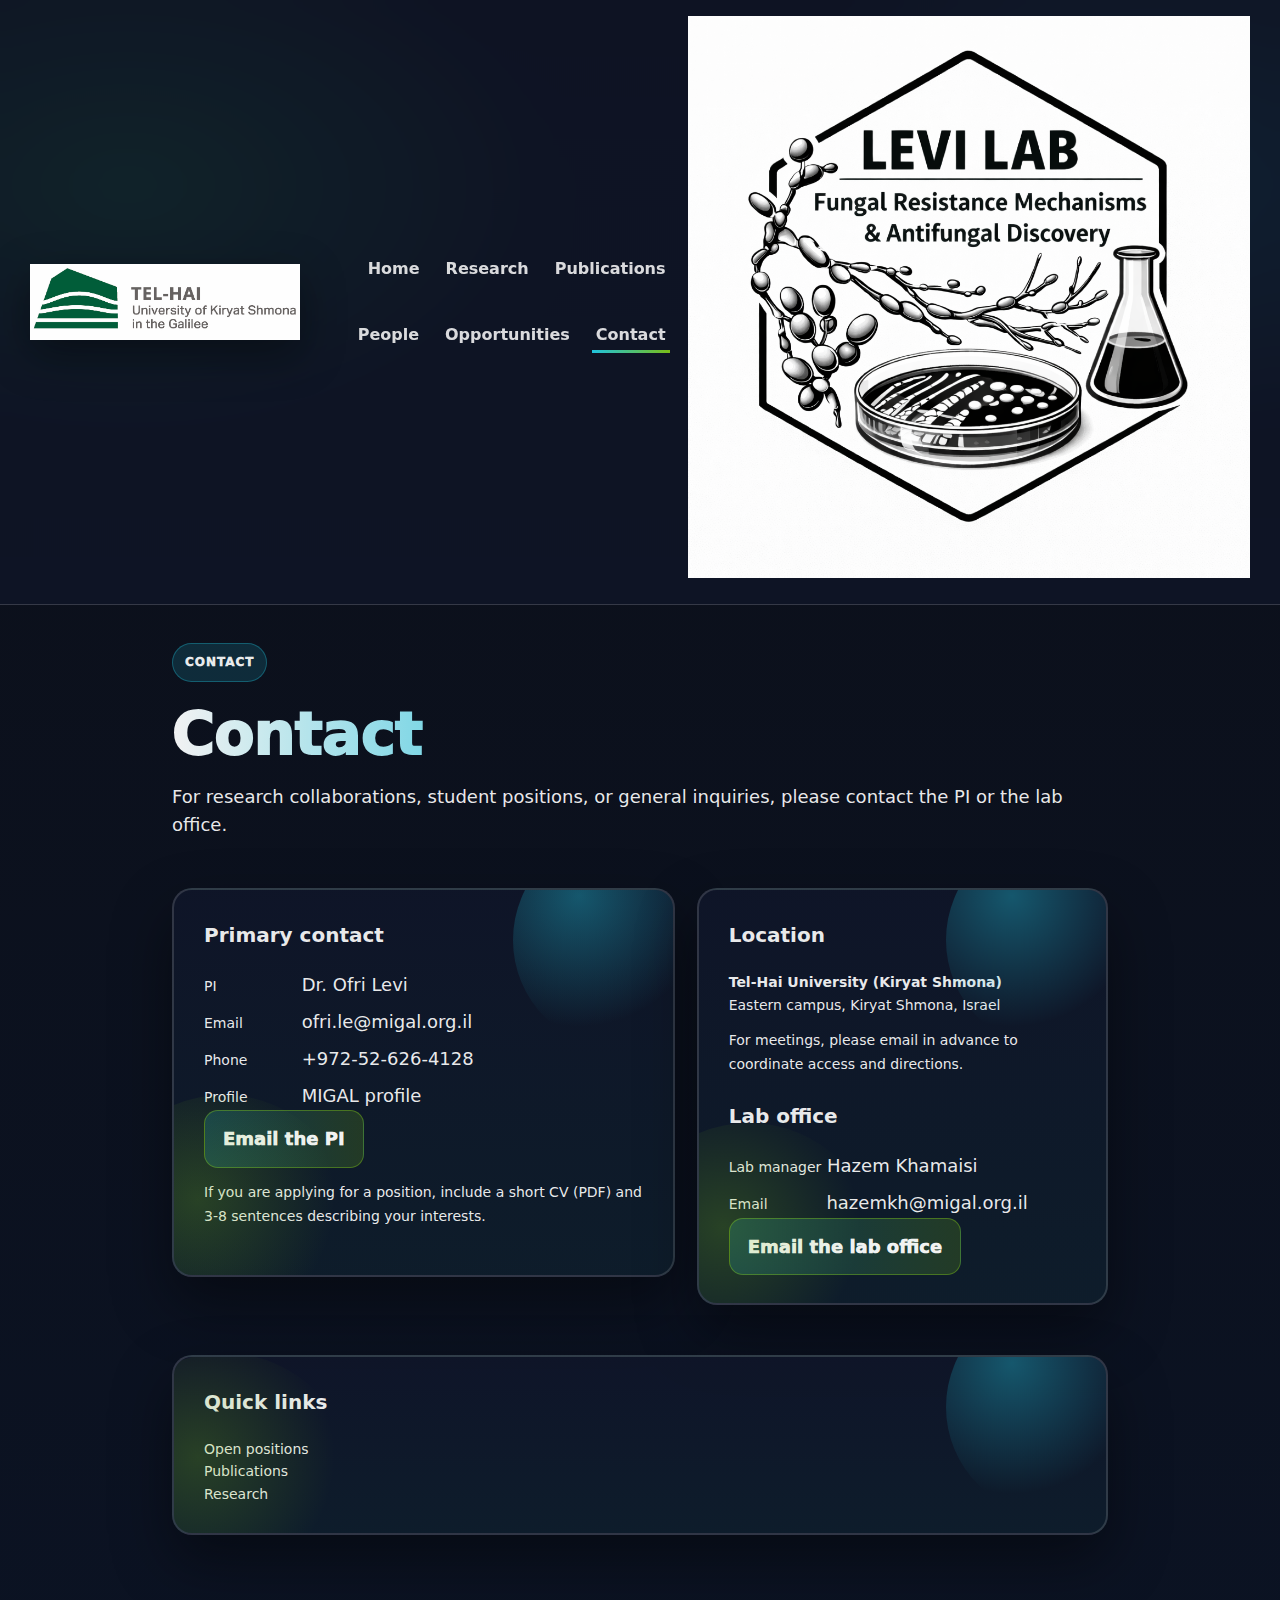
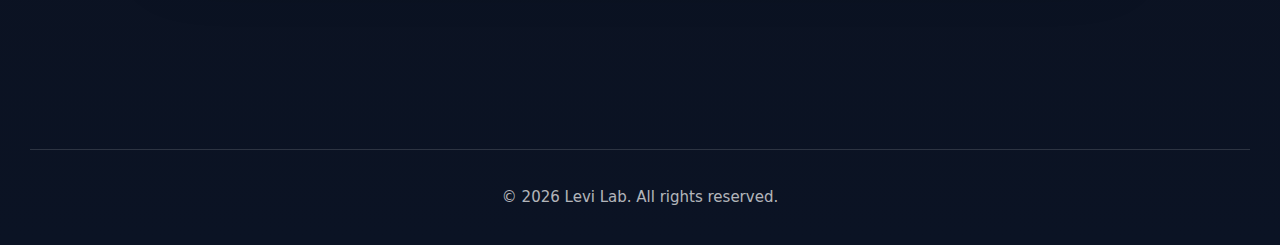
<file: contact.html>
<!doctype html>
<html lang="en">
<head>
  <meta charset="utf-8" />
  <meta name="viewport" content="width=device-width, initial-scale=1" />
  <title>Contact | Levi Lab</title>
  <meta name="description" content="Contact the Levi Lab (Tel-Hai University, Kiryat Shmona)." />
  <link rel="stylesheet" href="style.css" />
  <script defer src="site.js"></script>

  <style>
    .wrap {
      max-width: 980px;
      margin: 0 auto;
      padding: 38px 22px 80px;
    }

    .lead {
      margin-bottom: 24px;
      max-width: 90ch;
      line-height: 1.6;
      color: var(--text-main);
    }

    .grid {
      display: grid;
      grid-template-columns: 1.1fr .9fr;
      gap: 22px;
      align-items: start;
      margin-top: 10px;
    }

    @media(max-width: 860px) {
      .grid {
        grid-template-columns: 1fr;
      }
    }

    .card h2 {
      font-size: 20px;
      border-bottom: 2px solid var(--green-light);
      padding-bottom: 6px;
      margin-top: 0;
      margin-bottom: 12px;
    }

    .row {
      margin-top: 8px;
      line-height: 1.6;
      color: var(--text-main);
    }

    .row .label {
      display: inline-block;
      min-width: 92px;
      color: var(--text-muted);
      font-size: 14px;
    }

    .mini {
      font-size: 14px;
      color: var(--text-main);
      line-height: 1.6;
    }

    .muted {
      color: var(--text-muted);
      font-size: 14px;
      margin-top: 12px;
    }
  </style>
</head>

<body>
<header class="site-header">
  <div class="container header-inner">
    <a class="brand" href="index.html" aria-label="Levi Lab home">
      <img
        class="brand-logo-telhai"
        src="assets/THU Logo.png"
        alt="Tel-Hai University logo"
      />
    </a>

    <nav class="nav" aria-label="Primary navigation">
      <a href="index.html">Home</a>
      <a href="research.html">Research</a>
      <a href="publications.html">Publications</a>
      <a href="people.html">People</a>
      <a href="opportunities.html">Opportunities</a>
      <a class="active" href="contact.html">Contact</a>
    </nav>

    <a class="lab-badge" href="index.html" aria-label="Levi Lab home">
      <img
        class="lab-logo"
        src="assets/Levi%20Lab%20logo.png"
        alt="Levi Lab logo"
      />
    </a>
  </div>
</header>

  <main class="wrap">
    <span class="badge">Contact</span>
    <h1>Contact</h1>

    <p class="lead">
      For research collaborations, student positions, or general inquiries, please contact the PI or the lab office.
    </p>

    <div class="grid">
      <section class="card">
        <h2>Primary contact</h2>

        <div class="row"><span class="label">PI</span> Dr. Ofri Levi</div>
        <div class="row"><span class="label">Email</span> <a href="mailto:ofri.le@migal.org.il">ofri.le@migal.org.il</a></div>
        <div class="row"><span class="label">Phone</span> <a href="tel:+972526264128">+972-52-626-4128</a></div>
        <div class="row"><span class="label">Profile</span> <a href="https://www.migal.org.il/en/dr-ofri-levi" target="_blank" rel="noopener">MIGAL profile</a></div>

        <a class="btn" href="mailto:ofri.le@migal.org.il?subject=Levi%20Lab%20inquiry">Email the PI</a>

        <p class="muted">
          If you are applying for a position, include a short CV (PDF) and 3-8 sentences describing your interests.
        </p>
      </section>

      <section class="card">
        <h2>Location</h2>
        <div class="mini">
          <strong>Tel-Hai University (Kiryat Shmona)</strong><br/>
          Eastern campus, Kiryat Shmona, Israel
        </div>

        <p class="muted">
          For meetings, please email in advance to coordinate access and directions.
        </p>

        <h2 style="margin-top: 22px;">Lab office</h2>
        <div class="row"><span class="label">Lab manager</span> Hazem Khamaisi</div>
        <div class="row"><span class="label">Email</span> <a href="mailto:hazemkh@migal.org.il">hazemkh@migal.org.il</a></div>

        <a class="btn" href="mailto:hazemkh@migal.org.il?subject=Levi%20Lab%20administrative%20inquiry">Email the lab office</a>
      </section>
    </div>


    <section class="card" style="margin-top: 26px;">
      <h2>Quick links</h2>
      <div class="mini">
        <a href="opportunities.html">Open positions</a><br/>
        <a href="publications.html">Publications</a><br/>
        <a href="research.html">Research</a>
      </div>
    </section>

  </main>


  <footer class="site-footer">
    <div class="container footer-inner">
      <div>© <span id="year"></span> Levi Lab. All rights reserved.</div>
    </div>
  </footer>

  <script>
    document.getElementById('year').textContent = new Date().getFullYear();
  </script>
</body>
</html>
</file>
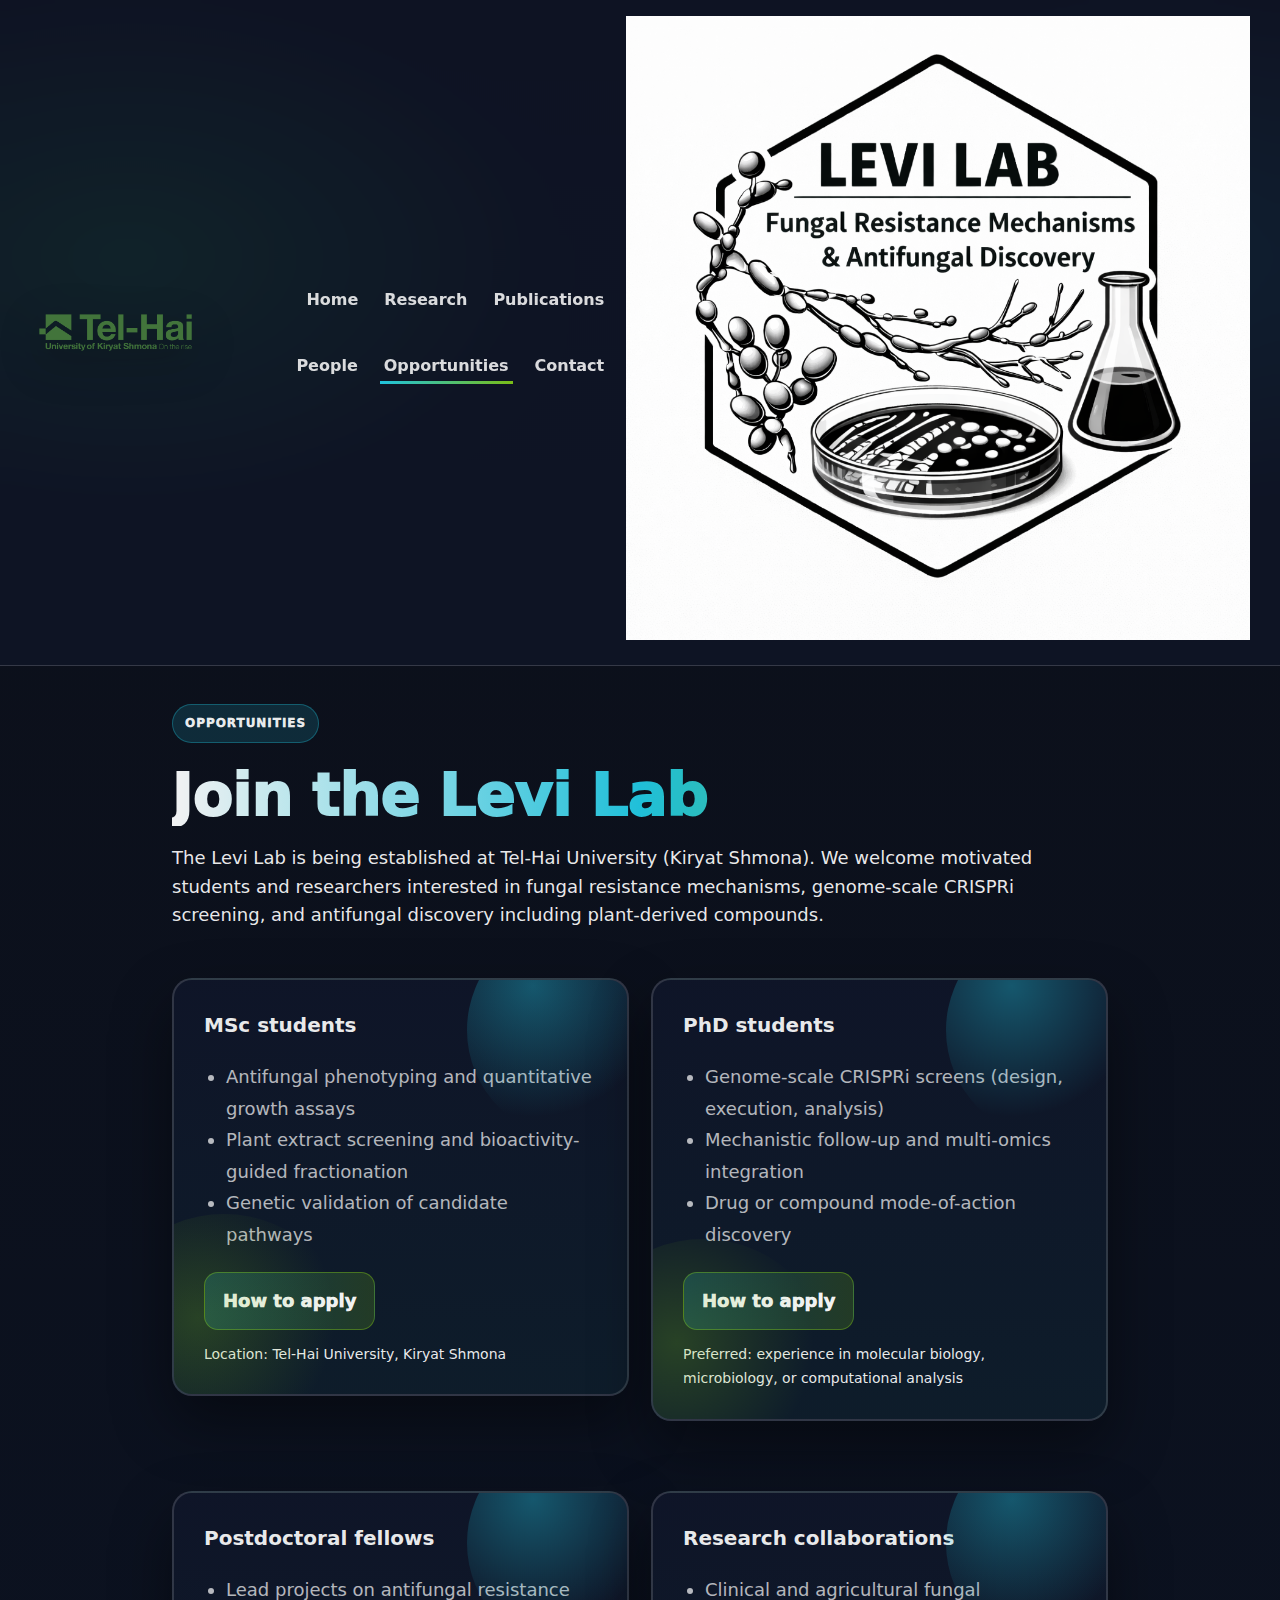
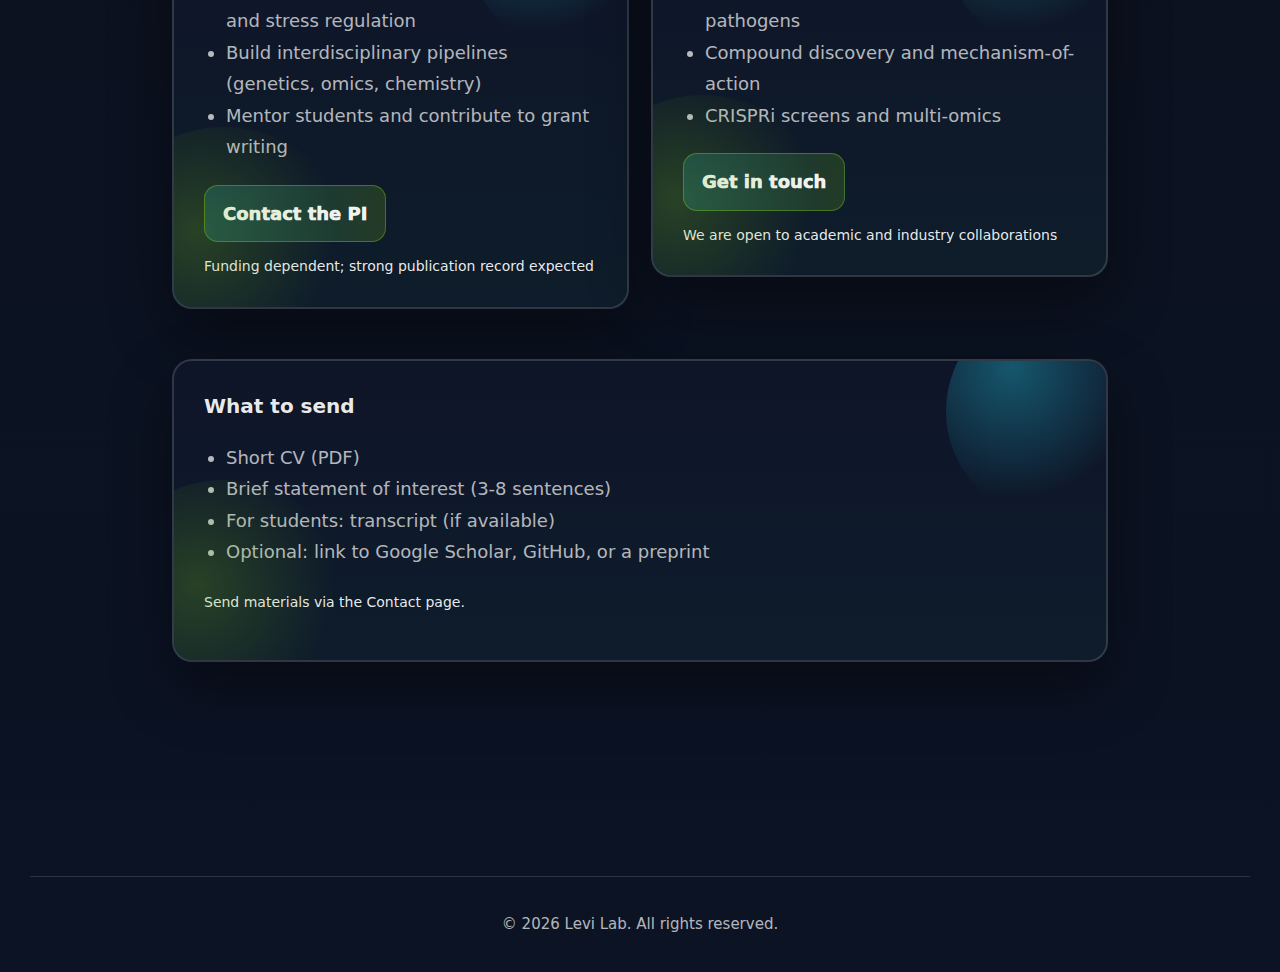
<file: opportunities.html>
<!doctype html>
<html lang="en">
<head>
  <meta charset="utf-8" />
  <meta name="viewport" content="width=device-width, initial-scale=1" />
  <title>Opportunities | Levi Lab</title>
  <meta name="description" content="Open positions and opportunities in the Levi Lab." />
  <link rel="stylesheet" href="style.css" />
  <script defer src="site.js"></script>

  <style>
    .wrap {
      max-width: 980px;
      margin: 0 auto;
      padding: 38px 22px 80px;
    }

    .lead {
      margin-bottom: 24px;
      color: var(--text-main);
      max-width: 90ch;
      line-height: 1.6;
    }

    .grid {
      display: grid;
      grid-template-columns: 1fr 1fr;
      gap: 22px;
      align-items: start;
      margin-top: 10px;
    }

    @media(max-width: 820px) {
      .grid {
        grid-template-columns: 1fr;
      }
    }

    .card h2 {
      font-size: 20px;
      border-bottom: 2px solid var(--green-light);
      padding-bottom: 6px;
      margin-top: 0;
      margin-bottom: 12px;
    }

    .muted {
      color: var(--text-muted);
      font-size: 14px;
      margin-top: 12px;
    }
  </style>
</head>

<body>
<header class="site-header">
  <div class="container header-inner">
    <!-- Left: Tel-Hai logo -->
    <a class="brand" href="index.html" aria-label="Levi Lab home">
      <img
        class="brand-logo-telhai"
        src="assets/telhai-logo.jpg.png"
        alt="Tel-Hai University logo"
      />
    </a>

    <!-- Middle: Navigation -->
    <nav class="nav" aria-label="Primary navigation">
      <a href="index.html">Home</a>
      <a href="research.html">Research</a>
      <a href="publications.html">Publications</a>
      <a href="people.html">People</a>
      <a href="opportunities.html">Opportunities</a>
      <a href="contact.html">Contact</a>
    </nav>

    <!-- Right: Levi Lab logo (right of Contact) -->
    <a class="lab-badge" href="index.html" aria-label="Levi Lab home">
      <img
        class="lab-logo"
        src="assets/Levi%20Lab%20logo.png"
        alt="Levi Lab logo"
      />
    </a>
  </div>
</header>

  <main class="wrap">
    <span class="badge">Opportunities</span>
    <h1>Join the Levi Lab</h1>

    <p class="lead">
      The Levi Lab is being established at Tel-Hai University (Kiryat Shmona). We welcome motivated students and
      researchers interested in fungal resistance mechanisms, genome-scale CRISPRi screening, and antifungal
      discovery including plant-derived compounds.
    </p>

    <div class="grid">
      <section class="card">
        <h2>MSc students</h2>
        <ul>
          <li>Antifungal phenotyping and quantitative growth assays</li>
          <li>Plant extract screening and bioactivity-guided fractionation</li>
          <li>Genetic validation of candidate pathways</li>
        </ul>
        <a class="btn" href="contact.html">How to apply</a>
        <div class="muted">Location: Tel-Hai University, Kiryat Shmona</div>
      </section>

      <section class="card">
        <h2>PhD students</h2>
        <ul>
          <li>Genome-scale CRISPRi screens (design, execution, analysis)</li>
          <li>Mechanistic follow-up and multi-omics integration</li>
          <li>Drug or compound mode-of-action discovery</li>
        </ul>
        <a class="btn" href="contact.html">How to apply</a>
        <div class="muted">Preferred: experience in molecular biology, microbiology, or computational analysis</div>
      </section>

      <section class="card">
        <h2>Postdoctoral fellows</h2>
        <ul>
          <li>Lead projects on antifungal resistance and stress regulation</li>
          <li>Build interdisciplinary pipelines (genetics, omics, chemistry)</li>
          <li>Mentor students and contribute to grant writing</li>
        </ul>
        <a class="btn" href="contact.html">Contact the PI</a>
        <div class="muted">Funding dependent; strong publication record expected</div>
      </section>

      <section class="card">
        <h2>Research collaborations</h2>
        <ul>
          <li>Clinical and agricultural fungal pathogens</li>
          <li>Compound discovery and mechanism-of-action</li>
          <li>CRISPRi screens and multi-omics</li>
        </ul>
        <a class="btn" href="contact.html">Get in touch</a>
        <div class="muted">We are open to academic and industry collaborations</div>
      </section>
    </div>


    <section class="card" style="margin-top: 26px;">
      <h2>What to send</h2>
      <ul>
        <li>Short CV (PDF)</li>
        <li>Brief statement of interest (3-8 sentences)</li>
        <li>For students: transcript (if available)</li>
        <li>Optional: link to Google Scholar, GitHub, or a preprint</li>
      </ul>
      <p class="muted">Send materials via the Contact page.</p>
    </section>

  </main>


  <footer class="site-footer">
    <div class="container footer-inner">
      <div>© <span id="year"></span> Levi Lab. All rights reserved.</div>
    </div>
  </footer>

  <script>
    document.getElementById('year').textContent = new Date().getFullYear();
  </script>
</body>
</html>
</file>
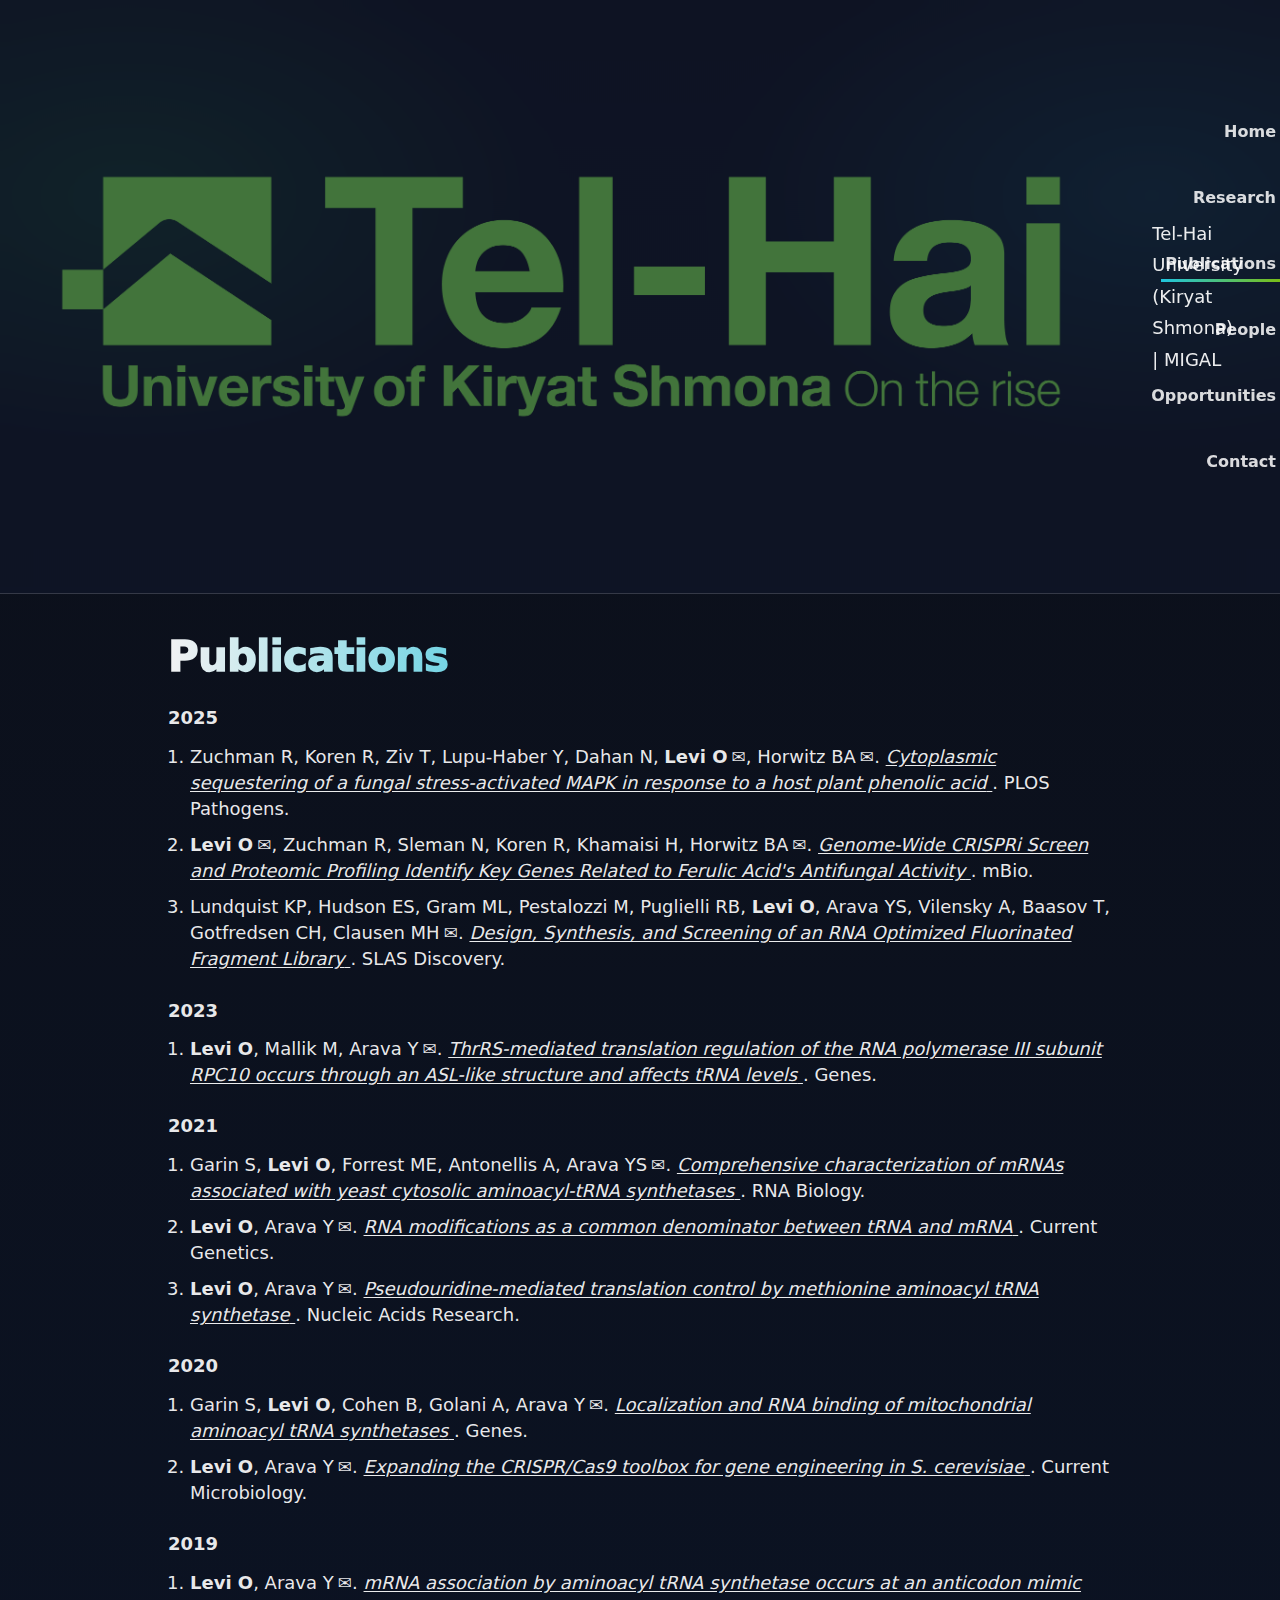
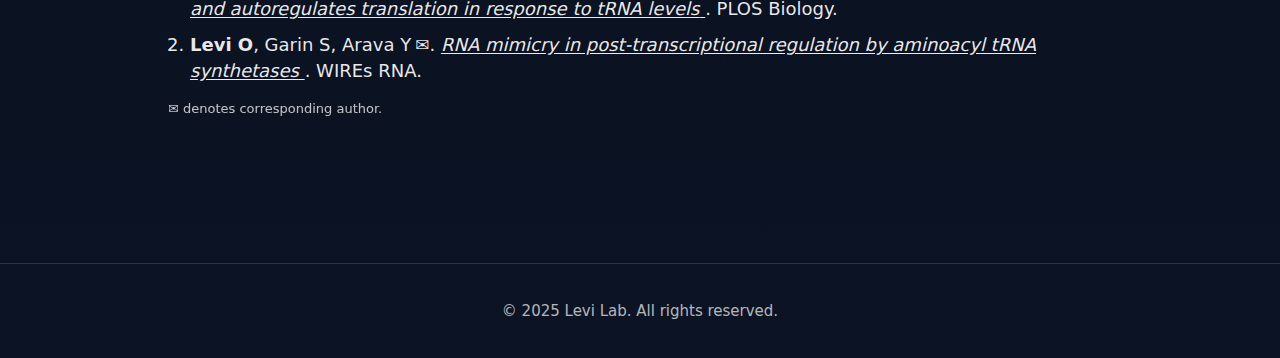
<file: publications.html>
<!-- publications.html (replace the entire file with this) -->
<!DOCTYPE html>
<html lang="en">
<head>
  <meta charset="utf-8" />
  <meta name="viewport" content="width=device-width, initial-scale=1" />
  <title>Publications | Levi Lab</title>
  <link rel="stylesheet" href="style.css" />
  <script defer src="site.js"></script>

  <!-- Page-specific styling to match the simple Shapiro-style list -->
  <style>
    .pubs-wrap{max-width:980px;margin:0 auto;padding:32px 18px;}
    .pubs-title{font-size:42px;line-height:1.1;margin:8px 0 18px;}
    .pub-year{font-size:18px;margin:22px 0 8px;}
    .pub-list{margin:0 0 10px 22px;padding:0;}
    .pub-list li{margin:10px 0;line-height:1.45;}
    .pub-title a{color:inherit;text-decoration:underline;text-underline-offset:2px;}
    .pub-title a:hover{opacity:.85;}
    .me{font-weight:800;}
    .ca{font-size:.95em;margin-left:4px;vertical-align:baseline;}
    .pub-note{margin-top:14px;font-size:13px;opacity:.8;}
  </style>
</head>

<body>
  <!-- Keep your existing header/nav structure if you already have one in other pages -->
  <header class="site-header">
    <div class="header-inner">
      <a class="brand" href="index.html">
        <img src="assets/telhai-logo.jpg.png" alt="Tel-Hai University logo" class="brand-logo" />
        <div class="brand-text">
          <div class="brand-title">Levi Lab</div>
          <div class="brand-subtitle">Tel-Hai University (Kiryat Shmona) | MIGAL</div>
        </div>
      </a>

      <nav class="nav" aria-label="Primary">
  <a href="index.html">Home</a>
  <a href="research.html">Research</a>
  <a href="publications.html">Publications</a>
  <a href="people.html">People</a>
  <a href="opportunities.html">Opportunities</a>
  <a href="contact.html">Contact</a>
</nav>
    </div>
  </header>

  <main class="pubs-wrap">
    <h1 class="pubs-title">Publications</h1>

    <h2 class="pub-year">2025</h2>
    <ol class="pub-list">
      <li>
        Zuchman R, Koren R, Ziv T, Lupu-Haber Y, Dahan N,
        <span class="me">Levi O</span><span class="ca" title="Corresponding author">✉</span>,
        Horwitz BA<span class="ca" title="Corresponding author">✉</span>.
        <span class="pub-title">
          <a href="https://doi.org/10.1371/journal.ppat.1013620" target="_blank" rel="noopener">
            <em>Cytoplasmic sequestering of a fungal stress-activated MAPK in response to a host plant phenolic acid</em>
          </a>
        </span>.
        PLOS Pathogens.
      </li>

      <li>
        <span class="me">Levi O</span><span class="ca" title="Corresponding author">✉</span>,
        Zuchman R, Sleman N, Koren R, Khamaisi H,
        Horwitz BA<span class="ca" title="Corresponding author">✉</span>.
        <span class="pub-title">
          <a href="https://journals.asm.org/doi/abs/10.1128/mbio.01909-25" target="_blank" rel="noopener">
            <em>Genome-Wide CRISPRi Screen and Proteomic Profiling Identify Key Genes Related to Ferulic Acid's Antifungal Activity</em>
          </a>
        </span>.
        mBio.
      </li>

      <li>
        Lundquist KP, Hudson ES, Gram ML, Pestalozzi M, Puglielli RB,
        <span class="me">Levi O</span>, Arava YS, Vilensky A, Baasov T, Gotfredsen CH,
        Clausen MH<span class="ca" title="Corresponding author">✉</span>.
        <span class="pub-title">
          <a href="https://www.sciencedirect.com/science/article/pii/S2472555225000438" target="_blank" rel="noopener">
            <em>Design, Synthesis, and Screening of an RNA Optimized Fluorinated Fragment Library</em>
          </a>
        </span>.
        SLAS Discovery.
      </li>
    </ol>

    <h2 class="pub-year">2023</h2>
    <ol class="pub-list">
      <li>
        <span class="me">Levi O</span>, Mallik M, Arava Y<span class="ca" title="Corresponding author">✉</span>.
        <span class="pub-title">
          <a href="https://www.mdpi.com/2073-4425/15/4/545" target="_blank" rel="noopener">
            <em>ThrRS-mediated translation regulation of the RNA polymerase III subunit RPC10 occurs through an ASL-like structure and affects tRNA levels</em>
          </a>
        </span>.
        Genes.
      </li>
    </ol>

    <h2 class="pub-year">2021</h2>
    <ol class="pub-list">
      <li>
        Garin S, <span class="me">Levi O</span>, Forrest ME, Antonellis A, Arava YS<span class="ca" title="Corresponding author">✉</span>.
        <span class="pub-title">
          <a href="https://www.tandfonline.com/doi/abs/10.1080/15476286.2021.1884318" target="_blank" rel="noopener">
            <em>Comprehensive characterization of mRNAs associated with yeast cytosolic aminoacyl-tRNA synthetases</em>
          </a>
        </span>.
        RNA Biology.
      </li>

      <li>
        <span class="me">Levi O</span>, Arava Y<span class="ca" title="Corresponding author">✉</span>.
        <span class="pub-title">
          <a href="https://doi.org/10.1007/s00294-021-01168-1" target="_blank" rel="noopener">
            <em>RNA modifications as a common denominator between tRNA and mRNA</em>
          </a>
        </span>.
        Current Genetics.
      </li>

      <li>
        <span class="me">Levi O</span>, Arava Y<span class="ca" title="Corresponding author">✉</span>.
        <span class="pub-title">
          <a href="https://doi.org/10.1093/nar/gkab775" target="_blank" rel="noopener">
            <em>Pseudouridine-mediated translation control by methionine aminoacyl tRNA synthetase</em>
          </a>
        </span>.
        Nucleic Acids Research.
      </li>
    </ol>

    <h2 class="pub-year">2020</h2>
    <ol class="pub-list">
      <li>
        Garin S, <span class="me">Levi O</span>, Cohen B, Golani A, Arava Y<span class="ca" title="Corresponding author">✉</span>.
        <span class="pub-title">
          <a href="https://www.mdpi.com/2073-4425/11/7/754" target="_blank" rel="noopener">
            <em>Localization and RNA binding of mitochondrial aminoacyl tRNA synthetases</em>
          </a>
        </span>.
        Genes.
      </li>

      <li>
        <span class="me">Levi O</span>, Arava Y<span class="ca" title="Corresponding author">✉</span>.
        <span class="pub-title">
          <a href="https://doi.org/10.1007/s00284-020-02160-9" target="_blank" rel="noopener">
            <em>Expanding the CRISPR/Cas9 toolbox for gene engineering in S. cerevisiae</em>
          </a>
        </span>.
        Current Microbiology.
      </li>
    </ol>

    <h2 class="pub-year">2019</h2>
    <ol class="pub-list">
      <li>
        <span class="me">Levi O</span>, Arava Y<span class="ca" title="Corresponding author">✉</span>.
        <span class="pub-title">
          <a href="https://doi.org/10.1371/journal.pbio.3000270" target="_blank" rel="noopener">
            <em>mRNA association by aminoacyl tRNA synthetase occurs at an anticodon mimic and autoregulates translation in response to tRNA levels</em>
          </a>
        </span>.
        PLOS Biology.
      </li>

      <li>
        <span class="me">Levi O</span>, Garin S, Arava Y<span class="ca" title="Corresponding author">✉</span>.
        <span class="pub-title">
          <a href="https://onlinelibrary.wiley.com/doi/10.1002/wrna.1552" target="_blank" rel="noopener">
            <em>RNA mimicry in post-transcriptional regulation by aminoacyl tRNA synthetases</em>
          </a>
        </span>.
        WIREs RNA.
      </li>
    </ol>

    <div class="pub-note">✉ denotes corresponding author.</div>
  </main>

  <footer class="site-footer">
    <div class="footer-inner">© 2025 Levi Lab. All rights reserved.</div>
  </footer>
</body>
</html>
</file>
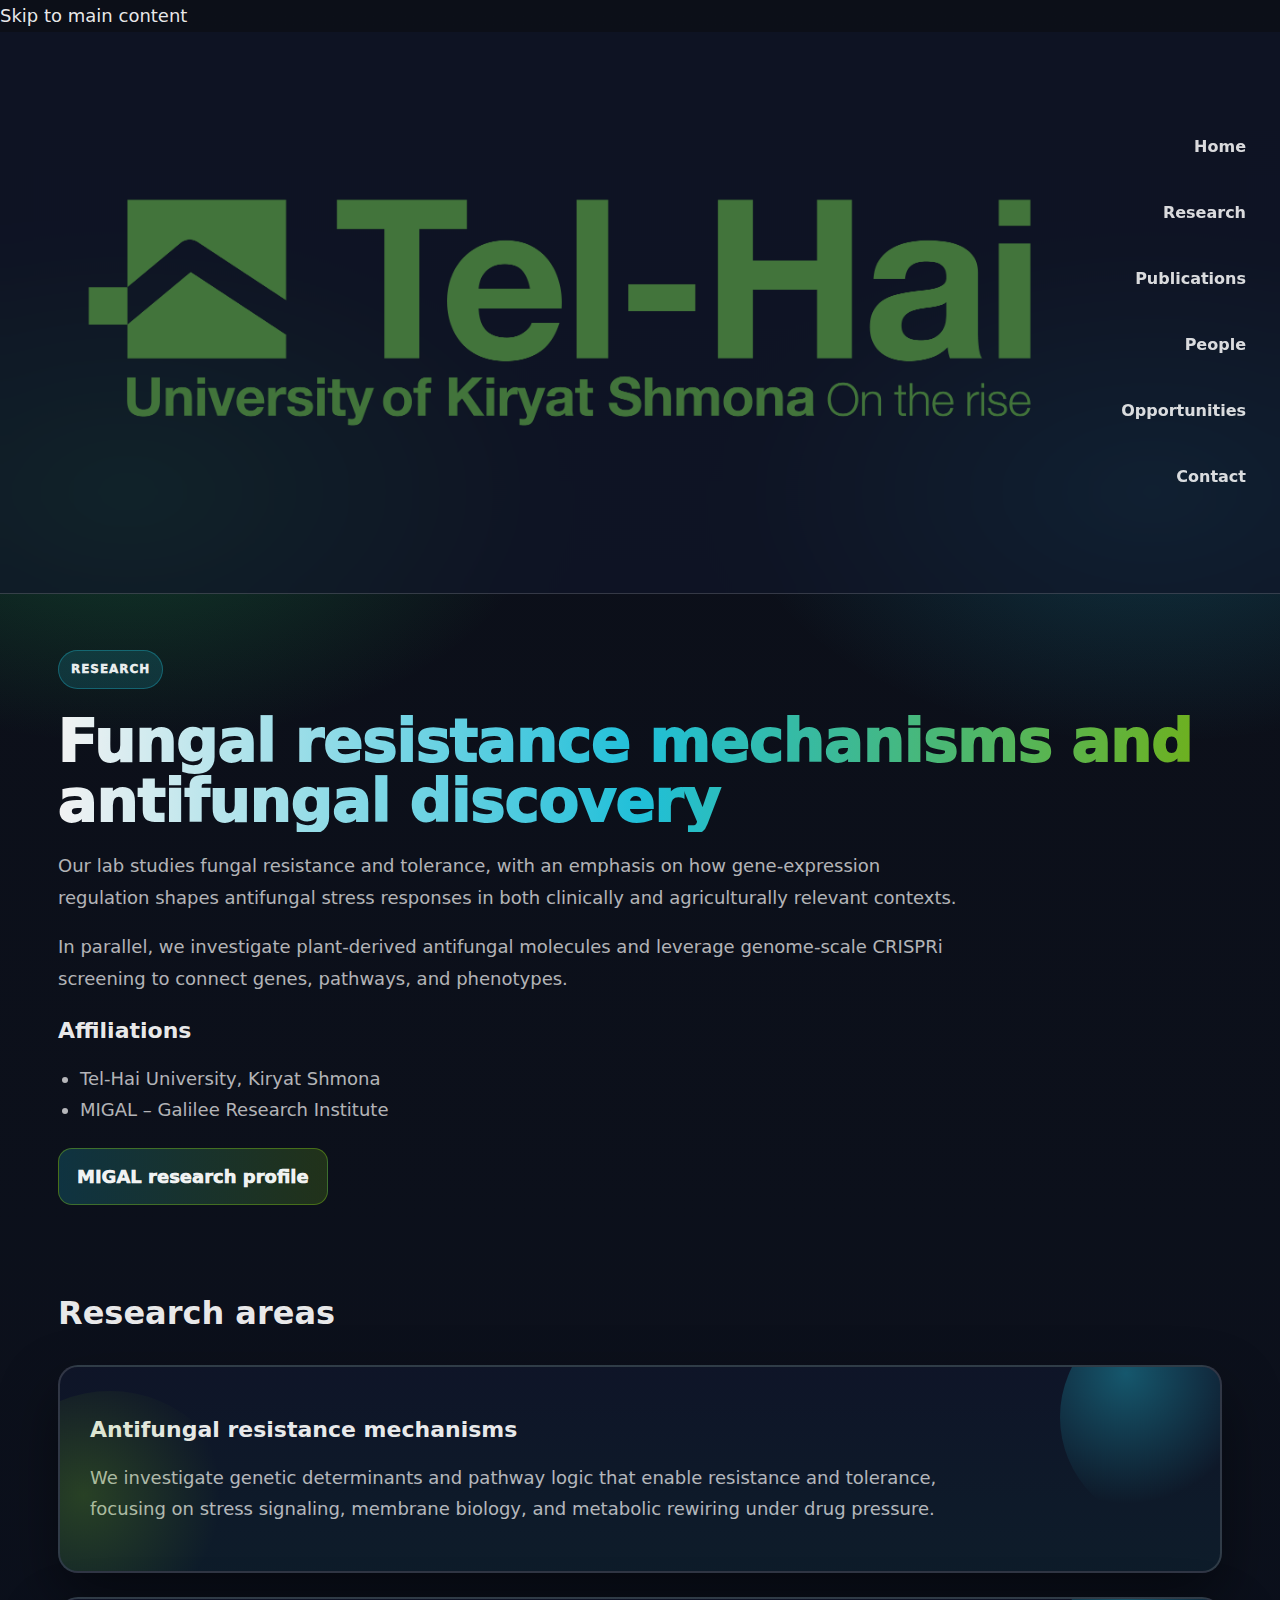
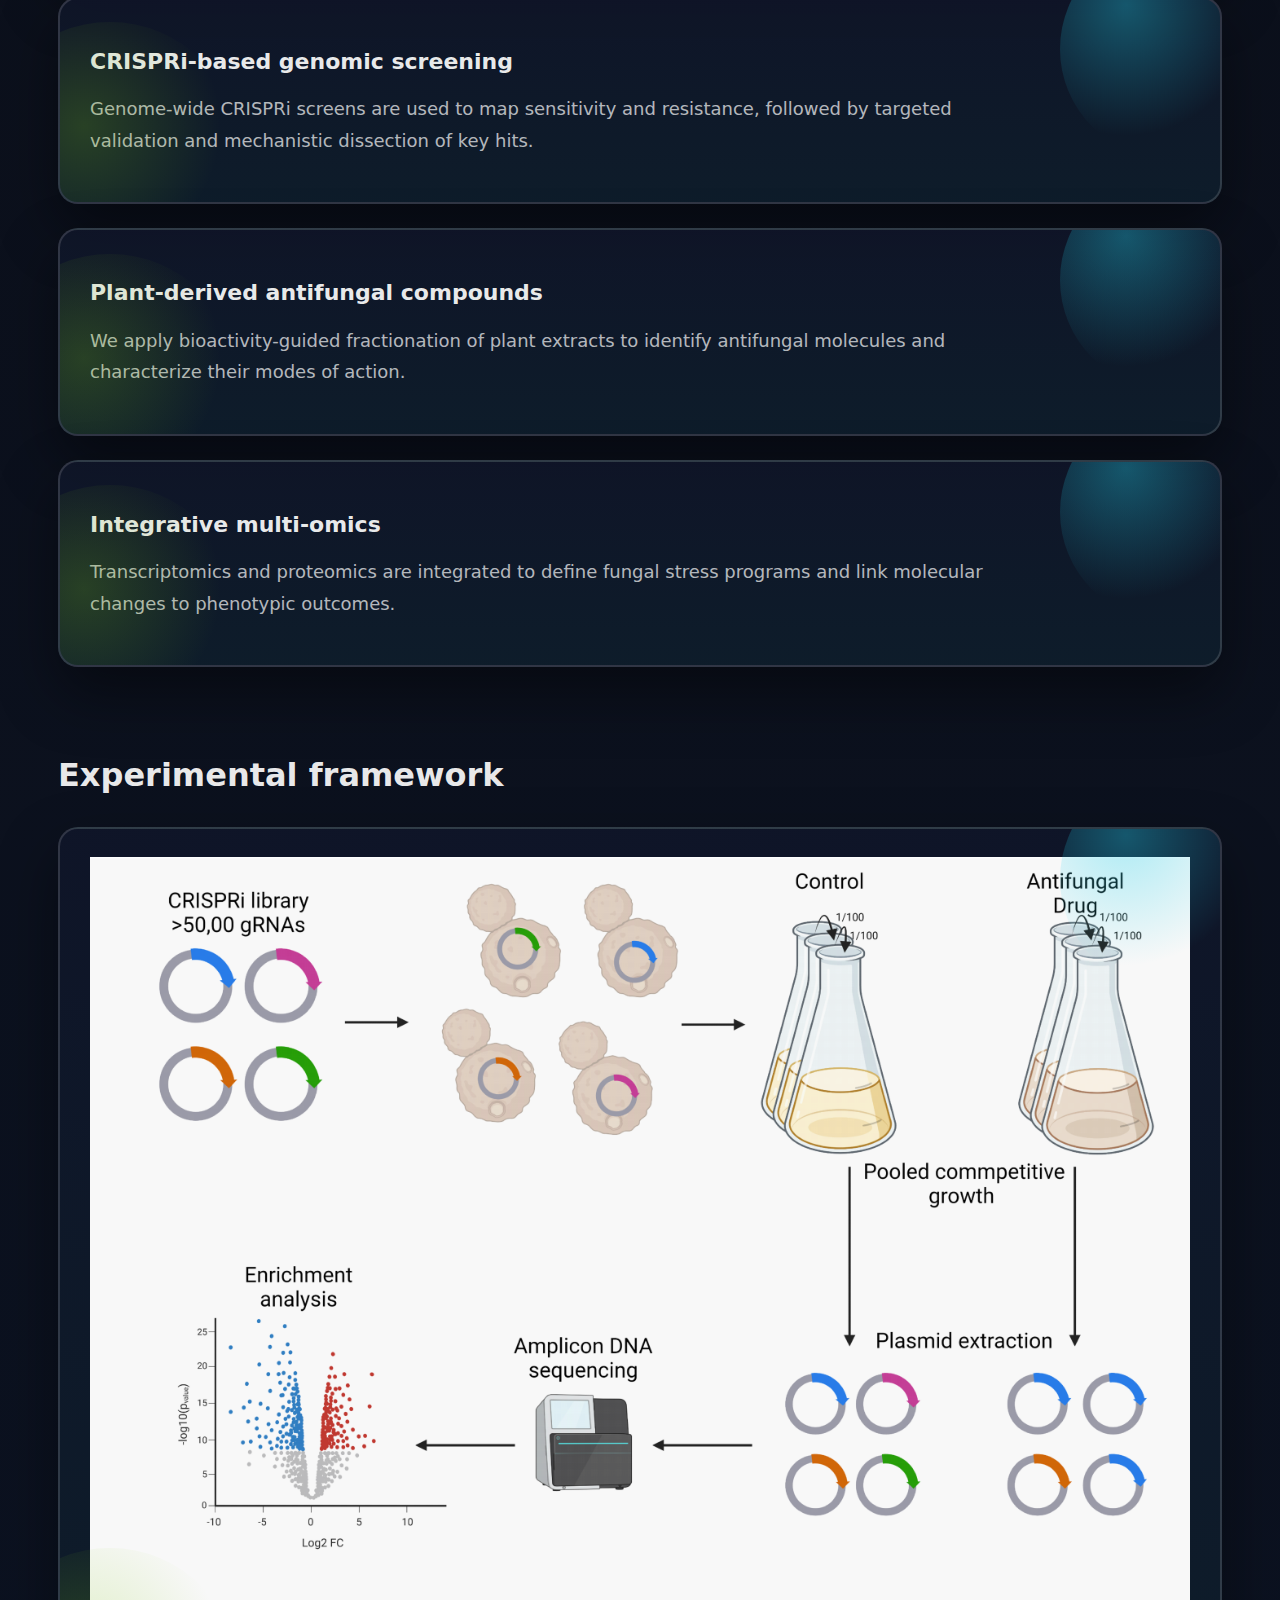
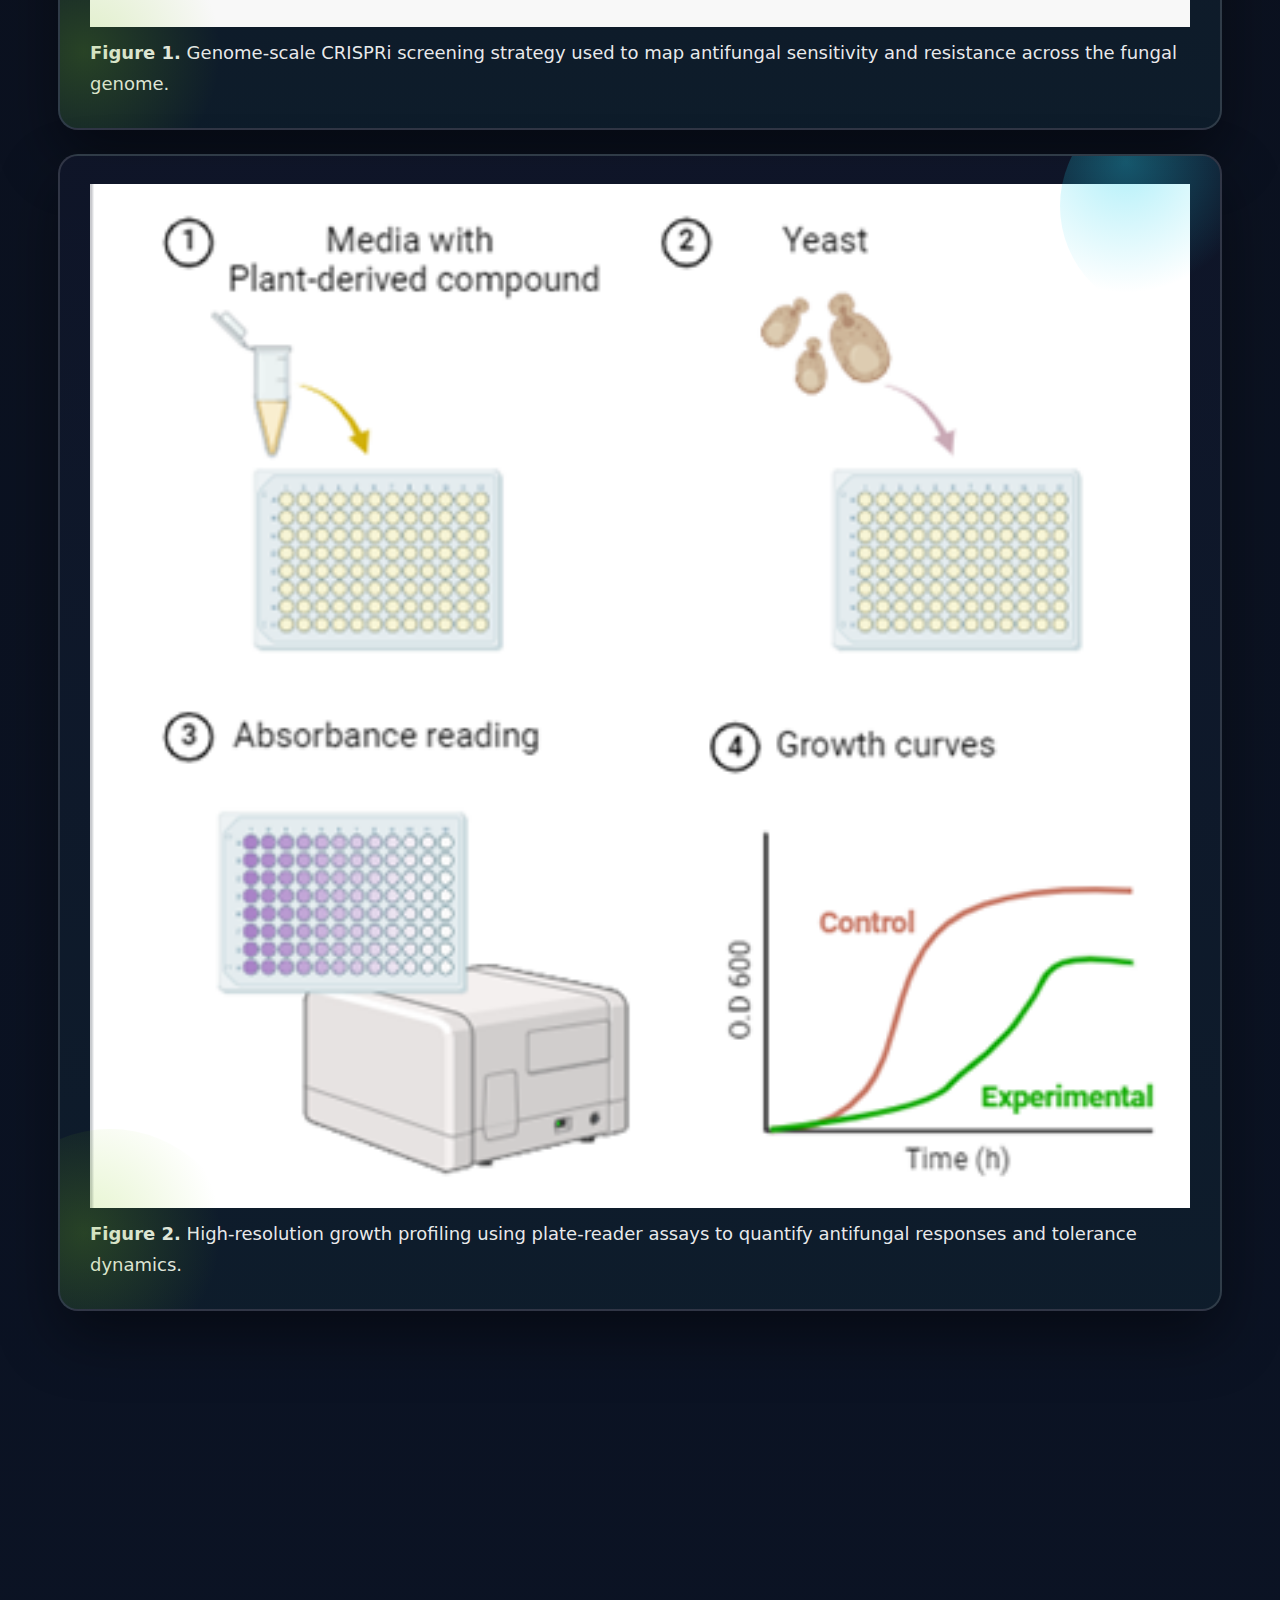
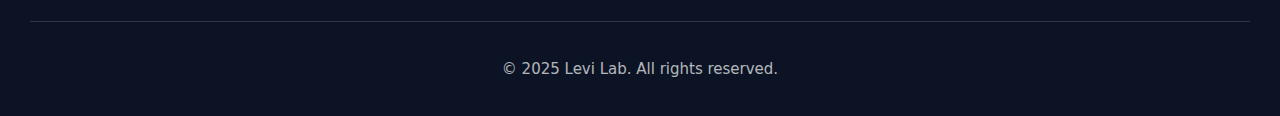
<file: research.html>
<!doctype html>
<html lang="en">
<head>
  <meta charset="utf-8" />
  <meta name="viewport" content="width=device-width, initial-scale=1" />
  <title>Research | Levi Lab</title>
  <meta name="description" content="Research at the Levi Lab: antifungal resistance, CRISPRi screening, and plant-derived antifungal discovery." />
  <link rel="stylesheet" href="style.css" />
</head>

<body>
  <a class="skip-link" href="#main">Skip to main content</a>

  <!-- Header -->
  <header class="site-header">
    <div class="container header-inner">
      <div class="brand">
        <img src="assets/telhai-logo.jpg.png" alt="Tel-Hai University" class="logo-telhai" />
        <div class="brand-title">Levi Lab</div>
      </div>

      <nav class="nav" aria-label="Primary navigation">
        <a href="index.html">Home</a>
        <a href="research.html" aria-current="page">Research</a>
        <a href="publications.html">Publications</a>
        <a href="people.html">People</a>
        <a href="opportunities.html">Opportunities</a>
        <a href="contact.html">Contact</a>
      </nav>
    </div>
  </header>

  <main id="main" class="main">

    <!-- Hero -->
    <section class="hero">
      <div class="container hero-inner">
        <div>
          <div class="badge">Research</div>
          <h1>Fungal resistance mechanisms and antifungal discovery</h1>

          <p>
            Our lab studies fungal resistance and tolerance, with an emphasis on how gene-expression
            regulation shapes antifungal stress responses in both clinically and agriculturally
            relevant contexts.
          </p>

          <p>
            In parallel, we investigate plant-derived antifungal molecules and leverage genome-scale
            CRISPRi screening to connect genes, pathways, and phenotypes.
          </p>
        </div>

        <aside class="hero-card">
          <h3>Affiliations</h3>
          <ul>
            <li>Tel-Hai University, Kiryat Shmona</li>
            <li>MIGAL – Galilee Research Institute</li>
          </ul>

          <a class="btn" href="https://www.migal.org.il/en/node/7790/research" target="_blank" rel="noopener">
            MIGAL research profile
          </a>
        </aside>
      </div>
    </section>

    <!-- Research areas -->
    <section class="section">
      <div class="container">
        <h2>Research areas</h2>

        <div class="grid">
          <article class="card">
            <h3>Antifungal resistance mechanisms</h3>
            <p>
              We investigate genetic determinants and pathway logic that enable resistance and tolerance,
              focusing on stress signaling, membrane biology, and metabolic rewiring under drug pressure.
            </p>
          </article>

          <article class="card">
            <h3>CRISPRi-based genomic screening</h3>
            <p>
              Genome-wide CRISPRi screens are used to map sensitivity and resistance, followed by
              targeted validation and mechanistic dissection of key hits.
            </p>
          </article>

          <article class="card">
            <h3>Plant-derived antifungal compounds</h3>
            <p>
              We apply bioactivity-guided fractionation of plant extracts to identify antifungal
              molecules and characterize their modes of action.
            </p>
          </article>

          <article class="card">
            <h3>Integrative multi-omics</h3>
            <p>
              Transcriptomics and proteomics are integrated to define fungal stress programs and
              link molecular changes to phenotypic outcomes.
            </p>
          </article>
        </div>
      </div>
    </section>

    <!-- Figures -->
    <section class="section">
      <div class="container">
        <h2>Experimental framework</h2>

        <div class="grid">

          <figure class="card">
            <img
              src="assets/fig-crispri-screen.png.png"
              alt="Genome-scale CRISPRi screening workflow"
              style="width:100%; height:auto;"
            />
            <figcaption class="muted">
              <strong>Figure 1.</strong> Genome-scale CRISPRi screening strategy used to map antifungal
              sensitivity and resistance across the fungal genome.
            </figcaption>
          </figure>

          <figure class="card">
            <img
              src="assets/fig-plate-reader-growth.png.png"
              alt="Plate reader-based growth profiling under antifungal stress"
              style="width:100%; height:auto;"
            />
            <figcaption class="muted">
              <strong>Figure 2.</strong> High-resolution growth profiling using plate-reader assays to
              quantify antifungal responses and tolerance dynamics.
            </figcaption>
          </figure>

        </div>
      </div>
    </section>

  </main>

  <footer class="footer">
    <div class="container footer-inner">
      <div>© 2025 Levi Lab. All rights reserved.</div>
    </div>
  </footer>
</body>
</html>
</file>
<file: style.css>
/* ========================================
   Levi Lab Website - Version 4
   Hero Poster + Split Sections
   Replace entire style.css with this file
======================================== */

:root {
  --bg: #0c0f18;
  --panel: #10162a;
  --panel-2: #0f1f2d;
  --paper: #ffffff;

  --text: rgba(255,255,255,0.92);
  --muted: rgba(255,255,255,0.70);
  --line: rgba(255,255,255,0.16);

  --lime: #84cc16;
  --green: #22c55e;
  --cyan: #22d3ee;
  --pink: #fb7185;

  --radius: 20px;
  --font-title: "Inter", system-ui, sans-serif;
  --font-body: "Inter", system-ui, sans-serif;
}

* { margin: 0; padding: 0; box-sizing: border-box; }
body {
  font-family: var(--font-body);
  color: var(--text);
  background:
    radial-gradient(700px 420px at 10% 10%, rgba(34,197,94,0.26), transparent 60%),
    radial-gradient(700px 420px at 90% 10%, rgba(34,211,238,0.20), transparent 60%),
    radial-gradient(700px 420px at 50% 120%, rgba(251,113,133,0.14), transparent 60%),
    linear-gradient(180deg, #0c0f18, #0b1324);
  font-size: 18px;
  line-height: 1.75;
  -webkit-font-smoothing: antialiased;
}

.container { max-width: 1220px; margin: 0 auto; padding: 0 28px; }
.main { padding: 56px 0 120px; }
.section { margin: 80px 0; }

/* Typography */
h1, h2, h3, h4 { font-family: var(--font-title); }
h1 {
  font-size: clamp(40px, 4.6vw, 72px);
  font-weight: 950;
  line-height: 1.03;
  letter-spacing: -0.9px;
  margin: 10px 0 18px;
  background: linear-gradient(90deg, rgba(255,255,255,0.95), rgba(34,211,238,0.90), rgba(132,204,22,0.85));
  -webkit-background-clip: text;
  background-clip: text;
  color: transparent;
}
h2 {
  font-size: clamp(24px, 2.5vw, 36px);
  font-weight: 900;
  margin: 28px 0 18px;
}
h2 span { color: var(--cyan); }
h3 { font-size: 22px; font-weight: 850; margin: 16px 0 12px; }
p { margin: 12px 0 18px; max-width: 900px; color: var(--muted); }
ul { margin: 10px 0 22px 22px; color: var(--muted); }

a { color: rgba(255,255,255,0.92); text-decoration: none; }
a:hover { color: rgba(255,255,255,0.98); }
a:focus-visible { outline: 3px solid rgba(34,211,238,0.55); outline-offset: 3px; border-radius: 10px; }

/* Header */
.site-header {
  border-bottom: 1px solid var(--line);
  background: rgba(16, 22, 42, 0.68);
  backdrop-filter: blur(12px);
}
.header-inner {
  display: flex;
  justify-content: space-between;
  align-items: center;
  padding: 16px 0;
  gap: 18px;
}

/* Logos: oversized poster feel */
.brand { display: inline-flex; align-items: center; gap: 30px; }
.brand-logo-telhai { height: 140px; object-fit: contain; filter: drop-shadow(0 14px 22px rgba(0,0,0,0.40)); }
.brand-logo-lab { height: 240px; object-fit: contain; filter: drop-shadow(0 14px 22px rgba(0,0,0,0.40)); }
.brand-title { display: none; }

/* Nav: underlined + color shift */
.nav { display: flex; align-items: center; gap: 18px; flex-wrap: wrap; justify-content: flex-end; }
.nav a {
  font-size: 16px;
  font-weight: 900;
  padding: 10px 4px;
  position: relative;
  opacity: 0.92;
}
.nav a::after {
  content: "";
  position: absolute;
  left: 0;
  bottom: 6px;
  height: 3px;
  width: 0%;
  background: linear-gradient(90deg, var(--cyan), var(--lime));
  transition: width 0.18s ease;
}
.nav a:hover::after { width: 100%; }
.nav a.active::after { width: 100%; }

/* Badge */
.badge {
  display: inline-block;
  padding: 8px 12px;
  border-radius: 999px;
  font-weight: 950;
  font-size: 12px;
  letter-spacing: 0.08em;
  text-transform: uppercase;
  background: rgba(34,211,238,0.14);
  border: 1px solid rgba(34,211,238,0.30);
  color: rgba(255,255,255,0.92);
  margin-bottom: 12px;
}

/* Cards: thick border + split background */
.card {
  background: linear-gradient(180deg, rgba(16,22,42,0.85), rgba(15,31,45,0.85));
  border: 2px solid rgba(255,255,255,0.14);
  border-radius: var(--radius);
  padding: 28px 30px;
  margin: 24px 0;
  box-shadow: 0 26px 60px rgba(0,0,0,0.42);
  position: relative;
  overflow: hidden;
}
.card::before {
  content: "";
  position: absolute;
  right: -60px;
  top: -60px;
  width: 220px;
  height: 220px;
  border-radius: 999px;
  background: radial-gradient(circle at 30% 30%, rgba(34,211,238,0.35), transparent 60%);
  pointer-events: none;
}
.card::after {
  content: "";
  position: absolute;
  left: -80px;
  bottom: -80px;
  width: 260px;
  height: 260px;
  border-radius: 999px;
  background: radial-gradient(circle at 40% 40%, rgba(132,204,22,0.22), transparent 62%);
  pointer-events: none;
}

/* Buttons */
.btn {
  display: inline-flex;
  align-items: center;
  justify-content: center;
  padding: 12px 18px;
  border-radius: 14px;
  font-weight: 950;
  border: 1px solid rgba(132,204,22,0.40);
  background: linear-gradient(90deg, rgba(34,211,238,0.18), rgba(132,204,22,0.18));
  color: rgba(255,255,255,0.95);
}
.btn:hover { filter: brightness(1.07); }

/* Images */
img { max-width: 100%; height: auto; }
.figure img { border-radius: 14px; border: 1px solid rgba(255,255,255,0.14); }

/* Funding */
.funding-logos {
  display: flex;
  flex-wrap: wrap;
  gap: 18px;
  align-items: center;
  justify-content: flex-start;
  margin-top: 14px;
}
.funding-logos img { height: 62px; max-width: 210px; object-fit: contain; opacity: 0.96; }

/* Footer */
.footer-inner {
  margin-top: 110px;
  padding: 34px 0;
  text-align: center;
  border-top: 1px solid rgba(255,255,255,0.14);
  color: var(--muted);
  font-size: 15px;
}

/* Responsive */
@media (max-width: 980px) {
  .header-inner { flex-direction: column; align-items: flex-start; }
  .nav { justify-content: flex-start; }
}
@media (max-width: 720px) {
  .container { padding: 0 18px; }
  .brand-logo-telhai { height: 110px; }
  .brand-logo-lab { height: 165px; }
  body { font-size: 17px; }
}
</file>
